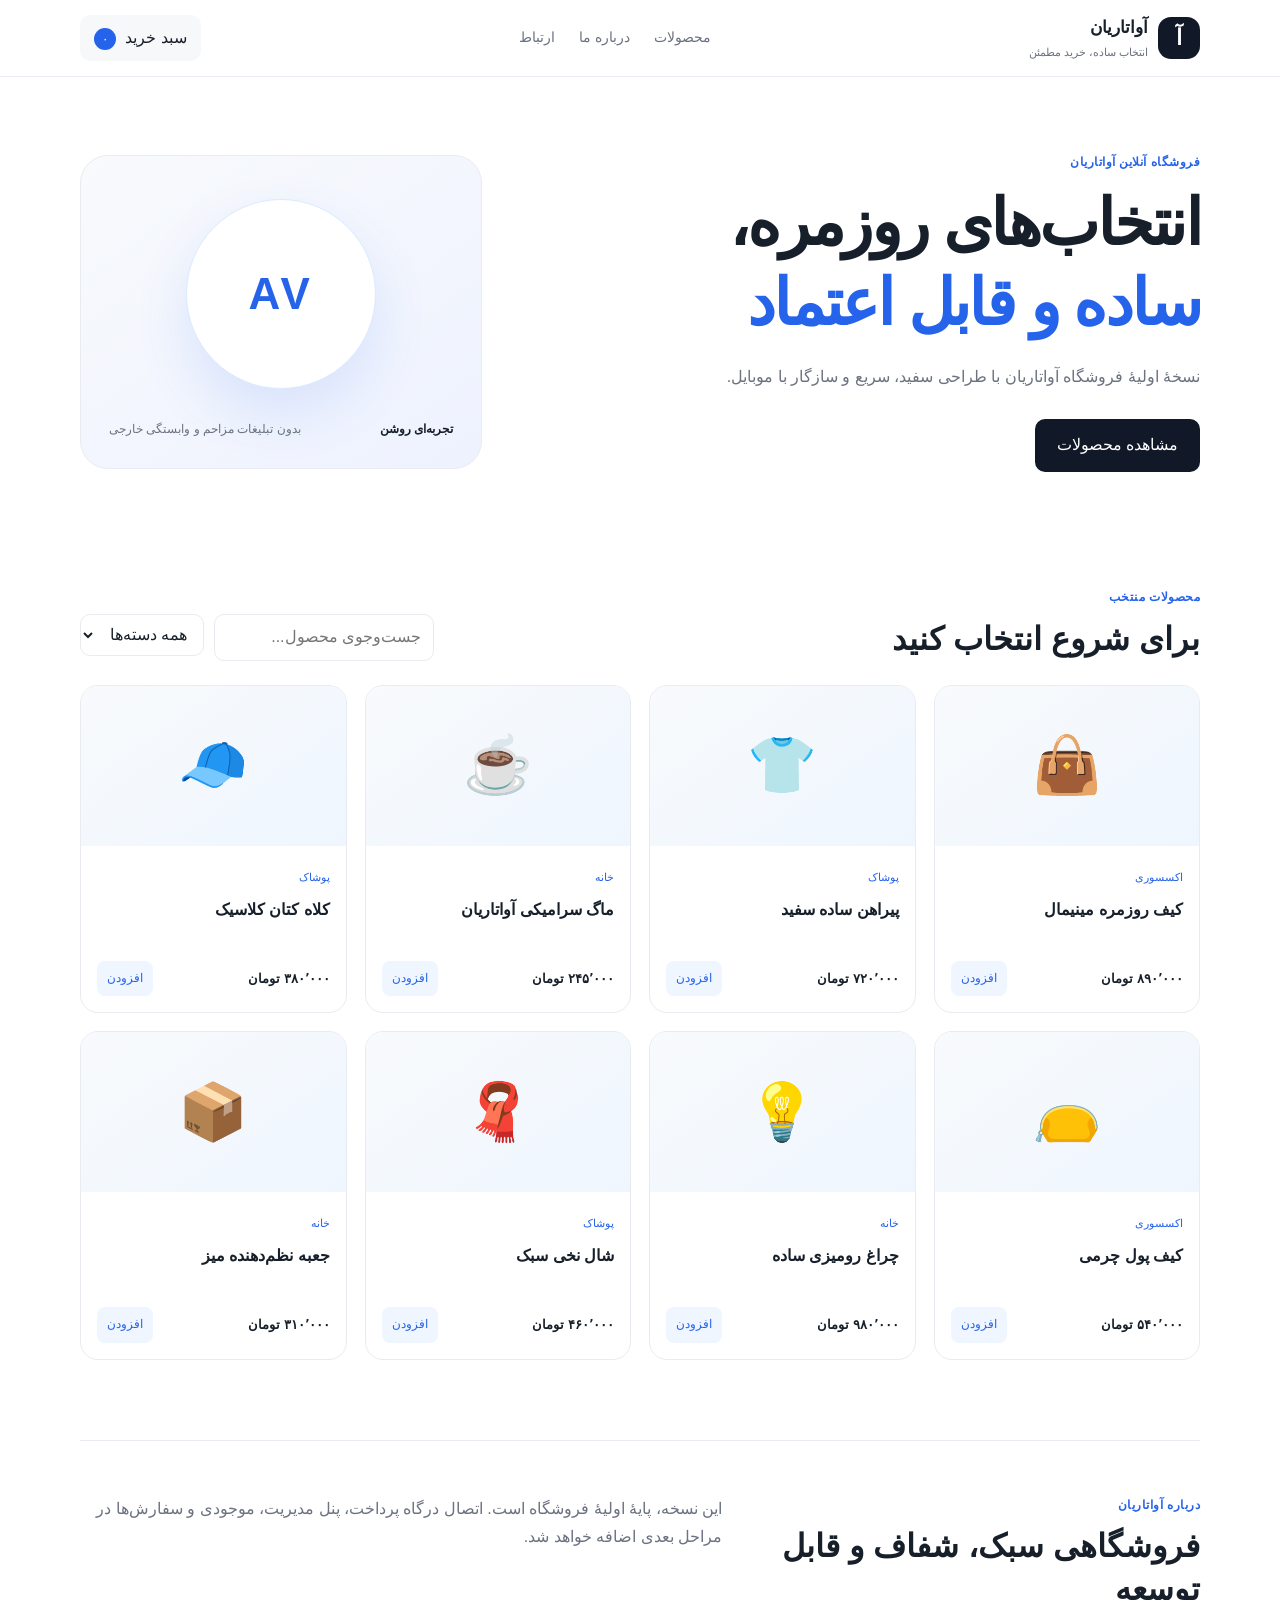
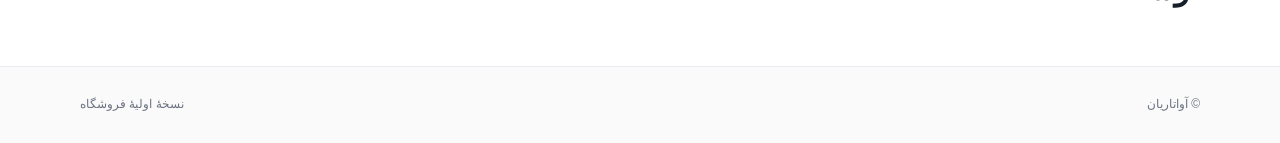
<file: index.html>
﻿<!doctype html>
<html lang="fa" dir="rtl">
<head>
    <meta charset="utf-8">
    <meta name="viewport" content="width=device-width, initial-scale=1">
    <meta http-equiv="X-Content-Type-Options" content="nosniff">
    <meta http-equiv="X-Frame-Options" content="DENY">
    <meta name="referrer" content="strict-origin-when-cross-origin">
    <meta http-equiv="Content-Security-Policy" content="default-src 'self'; script-src 'self' 'unsafe-inline'; style-src 'self' 'unsafe-inline'; img-src 'self' data: https:; font-src 'self';">
    <meta name="description" content="فروشگاه آنلاین آواتاریان">
    <meta name="theme-color" content="#ffffff">
    <meta http-equiv="Content-Security-Policy" content="default-src 'self'; base-uri 'self'; object-src 'none'; script-src 'self'; style-src 'self'; img-src 'self' data:; font-src 'self'; connect-src 'self'; form-action 'self';">
    <title>آواتاریان | فروشگاه آنلاین</title>
    <link rel="stylesheet" href="styles.css">
</head>
<body>
    <header class="site-header">
        <div class="container header-inner">
            <a class="brand" href="./" aria-label="صفحه اصلی آواتاریان">
                <span class="brand-mark">آ</span>
                <span>
                    <strong>آواتاریان</strong>
                    <small>انتخاب ساده، خرید مطمئن</small>
                </span>
            </a>

            <nav class="main-nav" aria-label="ناوبری اصلی">
                <a href="#products">محصولات</a>
                <a href="#about">درباره ما</a>
                <a href="#contact">ارتباط</a>
            </nav>

            <button id="cartToggle" class="cart-button" type="button" aria-controls="cartPanel" aria-expanded="false">
                سبد خرید
                <span id="cartCount" class="cart-count">۰</span>
            </button>
        </div>
    </header>

    <main>
        <section class="hero container">
            <div class="hero-content">
                <span class="eyebrow">فروشگاه آنلاین آواتاریان</span>
                <h1>انتخاب‌های روزمره،<br><span>ساده و قابل اعتماد</span></h1>
                <p>
                    نسخهٔ اولیهٔ فروشگاه آواتاریان با طراحی سفید، سریع و سازگار با موبایل.
                </p>
                <a class="primary-button" href="#products">مشاهده محصولات</a>
            </div>

            <div class="hero-card" aria-label="مزیت‌های فروشگاه">
                <div class="hero-circle">AV</div>
                <div class="hero-note">
                    <strong>تجربه‌ای روشن</strong>
                    <span>بدون تبلیغات مزاحم و وابستگی خارجی</span>
                </div>
            </div>
        </section>

        <section id="products" class="products-section container">
            <div class="section-heading">
                <div>
                    <span class="eyebrow">محصولات منتخب</span>
                    <h2>برای شروع انتخاب کنید</h2>
                </div>
                <div class="filters">
                    <label class="search-box">
                        <span class="sr-only">جست‌وجوی محصول</span>
                        <input id="searchInput" type="search" placeholder="جست‌وجوی محصول..." autocomplete="off">
                    </label>

                    <label>
                        <span class="sr-only">دسته‌بندی</span>
                        <select id="categorySelect">
                            <option value="all">همه دسته‌ها</option>
                            <option value="پوشاک">پوشاک</option>
                            <option value="اکسسوری">اکسسوری</option>
                            <option value="خانه">خانه</option>
                        </select>
                    </label>
                </div>
            </div>

            <div id="productsGrid" class="products-grid" aria-live="polite"></div>
            <p id="emptyState" class="empty-state" hidden>محصولی با این مشخصات پیدا نشد.</p>
        </section>

        <section id="about" class="info-section container">
            <div>
                <span class="eyebrow">درباره آواتاریان</span>
                <h2>فروشگاهی سبک، شفاف و قابل توسعه</h2>
            </div>
            <p>
                این نسخه، پایهٔ اولیهٔ فروشگاه است. اتصال درگاه پرداخت،
                پنل مدیریت، موجودی و سفارش‌ها در مراحل بعدی اضافه خواهد شد.
            </p>
        </section>

        <aside id="cartPanel" class="cart-panel container" hidden>
            <div class="cart-header">
                <h2>سبد خرید</h2>
                <button id="cartClose" class="text-button" type="button">بستن</button>
            </div>
            <div id="cartItems"></div>
            <div class="cart-footer">
                <strong>جمع کل: <span id="cartTotal">۰ تومان</span></strong>
                <button id="clearCart" class="secondary-button" type="button">خالی کردن سبد</button>
            </div>
            <p class="demo-note">پرداخت آنلاین در مرحلهٔ اتصال سرویس فروش فعال خواهد شد.</p>
        </aside>
    </main>

    <footer id="contact" class="site-footer">
        <div class="container footer-inner">
            <span>© آواتاریان</span>
            <span>نسخهٔ اولیهٔ فروشگاه</span>
        </div>
    </footer>

    <script src="app.js" defer></script>
</body>
</html>
</file>
<file: styles.css>
:root {
    color-scheme: light;
    --ink: #17202a;
    --muted: #6b7280;
    --line: #e8ebef;
    --soft: #f7f8fa;
    --brand: #111827;
    --accent: #2563eb;
    --accent-soft: #eff6ff;
    --white: #ffffff;
    --radius: 18px;
    font-family: Tahoma, Arial, sans-serif;
}

* {
    box-sizing: border-box;
}

html {
    scroll-behavior: smooth;
}

body {
    margin: 0;
    color: var(--ink);
    background: var(--white);
    line-height: 1.8;
}

button,
input,
select {
    font: inherit;
}

button,
a,
select {
    -webkit-tap-highlight-color: transparent;
}

a {
    color: inherit;
    text-decoration: none;
}

.container {
    width: min(1120px, calc(100% - 32px));
    margin-inline: auto;
}

.site-header {
    position: sticky;
    top: 0;
    z-index: 10;
    background: rgba(255, 255, 255, .94);
    border-bottom: 1px solid var(--line);
    backdrop-filter: blur(10px);
}

.header-inner,
.footer-inner {
    display: flex;
    align-items: center;
    justify-content: space-between;
    gap: 24px;
    min-height: 76px;
}

.brand {
    display: inline-flex;
    align-items: center;
    gap: 10px;
}

.brand-mark {
    display: grid;
    width: 42px;
    height: 42px;
    place-items: center;
    color: white;
    background: var(--brand);
    border-radius: 13px;
    font-size: 22px;
    font-weight: 700;
}

.brand strong,
.brand small {
    display: block;
}

.brand strong {
    font-size: 17px;
}

.brand small {
    color: var(--muted);
    font-size: 11px;
}

.main-nav {
    display: flex;
    gap: 24px;
    color: var(--muted);
    font-size: 14px;
}

.main-nav a:hover {
    color: var(--ink);
}

.cart-button,
.primary-button,
.secondary-button,
.text-button {
    border: 0;
    cursor: pointer;
}

.cart-button {
    padding: 9px 14px;
    color: var(--ink);
    background: var(--soft);
    border-radius: 10px;
}

.cart-count {
    display: inline-grid;
    min-width: 22px;
    height: 22px;
    margin-inline-start: 5px;
    place-items: center;
    color: white;
    background: var(--accent);
    border-radius: 50%;
    font-size: 12px;
}

.hero {
    display: grid;
    grid-template-columns: 1.25fr .75fr;
    align-items: center;
    gap: 48px;
    min-height: 470px;
    padding-block: 72px;
}

.eyebrow {
    display: block;
    margin-bottom: 9px;
    color: var(--accent);
    font-size: 12px;
    font-weight: 700;
    letter-spacing: .04em;
}

h1,
h2,
p {
    margin-top: 0;
}

h1 {
    max-width: 640px;
    margin-bottom: 20px;
    font-size: clamp(34px, 5vw, 64px);
    line-height: 1.25;
    letter-spacing: -.04em;
}

h1 span {
    color: var(--accent);
}

.hero-content p {
    max-width: 520px;
    margin-bottom: 28px;
    color: var(--muted);
}

.primary-button {
    display: inline-block;
    padding: 12px 22px;
    color: white;
    background: var(--brand);
    border-radius: 10px;
}

.primary-button:hover {
    background: var(--accent);
}

.hero-card {
    min-height: 310px;
    padding: 28px;
    background: linear-gradient(145deg, #f8fafc, #eef2ff);
    border: 1px solid var(--line);
    border-radius: 28px;
}

.hero-circle {
    display: grid;
    width: 190px;
    height: 190px;
    margin: 15px auto 30px;
    place-items: center;
    color: var(--accent);
    background: white;
    border: 1px solid #dbeafe;
    border-radius: 50%;
    box-shadow: 0 24px 55px rgba(37, 99, 235, .12);
    font-size: 44px;
    font-weight: 800;
    letter-spacing: .08em;
}

.hero-note {
    display: flex;
    justify-content: space-between;
    gap: 12px;
    color: var(--muted);
    font-size: 12px;
}

.hero-note strong {
    color: var(--ink);
}

.products-section {
    padding-block: 40px 80px;
}

.section-heading {
    display: flex;
    align-items: end;
    justify-content: space-between;
    gap: 24px;
    margin-bottom: 24px;
}

h2 {
    margin-bottom: 0;
    font-size: clamp(23px, 3vw, 32px);
    line-height: 1.35;
}

.filters {
    display: flex;
    gap: 10px;
}

.search-box input,
.filters select {
    min-height: 42px;
    padding: 8px 12px;
    color: var(--ink);
    background: white;
    border: 1px solid var(--line);
    border-radius: 10px;
    outline: none;
}

.search-box input {
    width: 220px;
}

.search-box input:focus,
.filters select:focus {
    border-color: var(--accent);
    box-shadow: 0 0 0 3px var(--accent-soft);
}

.products-grid {
    display: grid;
    grid-template-columns: repeat(4, 1fr);
    gap: 18px;
}

.product-card {
    overflow: hidden;
    background: white;
    border: 1px solid var(--line);
    border-radius: var(--radius);
    transition: transform .2s ease, box-shadow .2s ease;
}

.product-card:hover {
    transform: translateY(-3px);
    box-shadow: 0 14px 35px rgba(15, 23, 42, .08);
}

.product-art {
    display: grid;
    min-height: 160px;
    place-items: center;
    background: linear-gradient(145deg, #f8fafc, #eff6ff);
    font-size: 56px;
}

.product-content {
    padding: 16px;
}

.product-category {
    color: var(--accent);
    font-size: 11px;
}

.product-title {
    min-height: 55px;
    margin: 5px 0 10px;
    font-size: 16px;
}

.product-bottom {
    display: flex;
    align-items: center;
    justify-content: space-between;
    gap: 8px;
}

.product-price {
    font-size: 13px;
    font-weight: 700;
}

.add-button {
    padding: 7px 10px;
    color: var(--accent);
    background: var(--accent-soft);
    border: 0;
    border-radius: 8px;
    cursor: pointer;
    font-size: 12px;
}

.add-button:hover {
    color: white;
    background: var(--accent);
}

.empty-state {
    padding: 35px;
    color: var(--muted);
    text-align: center;
    background: var(--soft);
    border-radius: var(--radius);
}

.info-section {
    display: grid;
    grid-template-columns: .8fr 1.2fr;
    gap: 50px;
    padding-block: 54px;
    border-top: 1px solid var(--line);
}

.info-section p {
    margin: 0;
    color: var(--muted);
}

.cart-panel {
    margin-bottom: 70px;
    padding: 24px;
    background: var(--soft);
    border: 1px solid var(--line);
    border-radius: var(--radius);
}

.cart-header,
.cart-footer {
    display: flex;
    align-items: center;
    justify-content: space-between;
    gap: 12px;
}

.cart-header {
    margin-bottom: 18px;
}

.cart-header h2 {
    font-size: 23px;
}

.cart-row {
    display: flex;
    align-items: center;
    justify-content: space-between;
    gap: 12px;
    padding: 12px 0;
    border-bottom: 1px solid var(--line);
}

.cart-row-info strong,
.cart-row-info small {
    display: block;
}

.cart-row-info small,
.demo-note {
    color: var(--muted);
    font-size: 12px;
}

.remove-button {
    padding: 5px 9px;
    color: #b91c1c;
    background: #fef2f2;
    border: 0;
    border-radius: 7px;
    cursor: pointer;
    font-size: 12px;
}

.text-button {
    color: var(--muted);
    background: transparent;
}

.secondary-button {
    padding: 8px 12px;
    color: var(--ink);
    background: white;
    border: 1px solid var(--line);
    border-radius: 9px;
}

.demo-note {
    margin: 16px 0 0;
}

.site-footer {
    color: var(--muted);
    background: #fafafa;
    border-top: 1px solid var(--line);
    font-size: 12px;
}

.sr-only {
    position: absolute;
    width: 1px;
    height: 1px;
    padding: 0;
    margin: -1px;
    overflow: hidden;
    clip: rect(0, 0, 0, 0);
    white-space: nowrap;
    border: 0;
}

@media (max-width: 850px) {
    .hero {
        grid-template-columns: 1fr;
        padding-block: 48px;
    }

    .hero-card {
        min-height: 250px;
    }

    .products-grid {
        grid-template-columns: repeat(2, 1fr);
    }

    .info-section {
        grid-template-columns: 1fr;
        gap: 20px;
    }
}

@media (max-width: 620px) {
    .header-inner {
        min-height: 66px;
    }

    .main-nav {
        display: none;
    }

    .section-heading {
        align-items: stretch;
        flex-direction: column;
    }

    .filters {
        flex-direction: column;
    }

    .search-box input {
        width: 100%;
    }

    .products-grid {
        gap: 12px;
    }

    .product-art {
        min-height: 125px;
        font-size: 42px;
    }

    .product-content {
        padding: 12px;
    }

    .product-title {
        min-height: 48px;
        font-size: 14px;
    }

    .product-bottom {
        align-items: stretch;
        flex-direction: column;
    }

    .cart-footer {
        align-items: stretch;
        flex-direction: column;
    }
}
</file>
